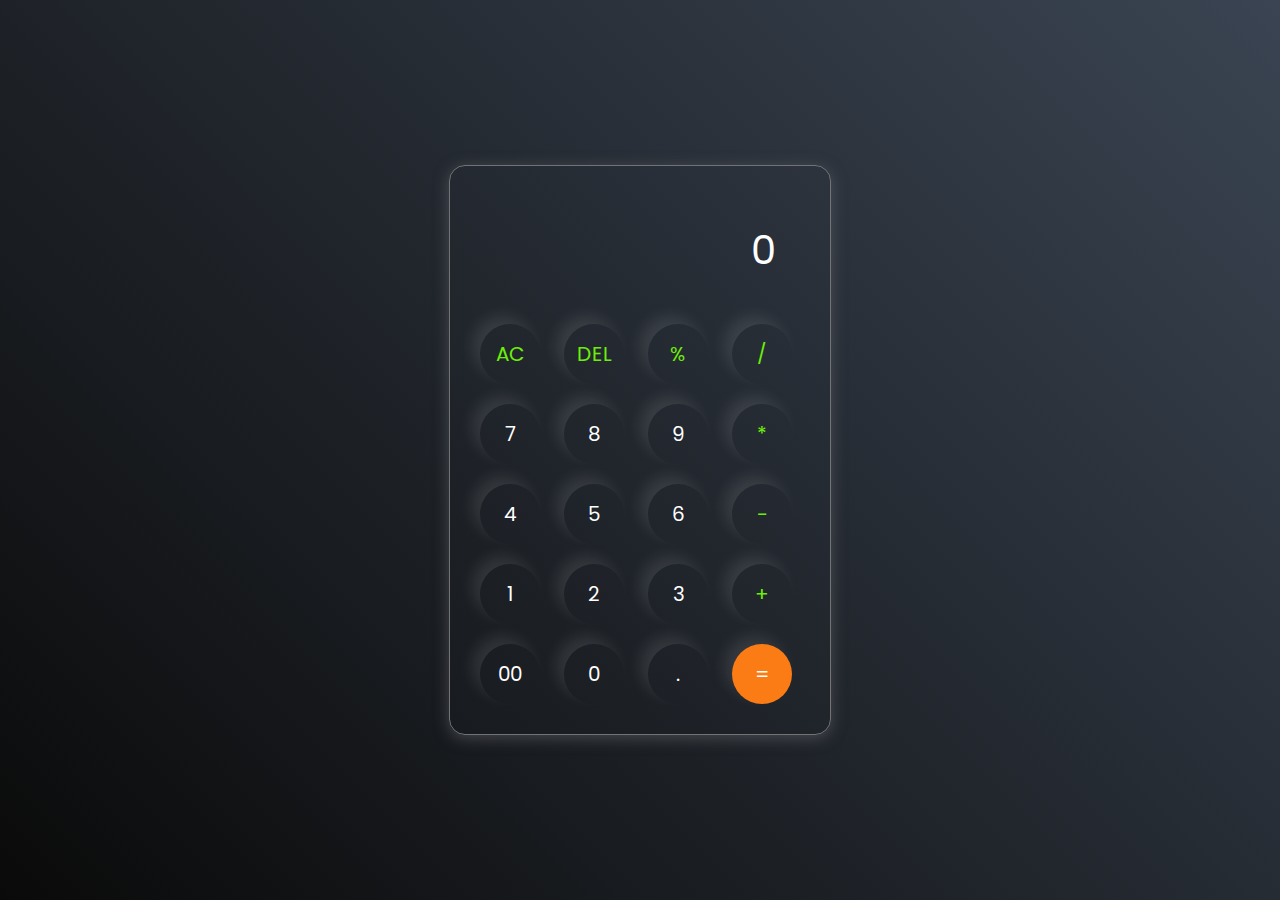
<file: Calculator/index.html>
<!DOCTYPE html>
<html lang="en">

<head>
    <meta charset="UTF-8" />
    <meta http-equiv="X-UA-Compatible" content="IE=edge" />
    <meta name="viewport" content="width=device-width, initial-scale=1.0" />
    <link rel="stylesheet" href="style.css" />
    <title>Calculator By Nilesh Dangi </title>
</head>

<body>
    <div class="container">
        <div class="calculator">
            <input type="text" id="inputBox" placeholder="0" />
            <div>
                <button class="button operator">AC</button>
                <button class="button operator">DEL</button>
                <button class="button operator">%</button>
                <button class="button operator">/</button>
            </div>
            <div>
                <button class="button">7</button>
                <button class="button">8</button>
                <button class="button">9</button>
                <button class="button operator">*</button>
            </div>
            <div>
                <button class="button">4</button>
                <button class="button">5</button>
                <button class="button">6</button>
                <button class="button operator">-</button>
            </div>
            <div>
                <button class="button">1</button>
                <button class="button">2</button>
                <button class="button">3</button>
                <button class="button operator">+</button>
            </div>

            <div>
                <button class="button">00</button>
                <button class="button">0</button>
                <button class="button">.</button>
                <button class="button equalBtn">=</button>
            </div>
        </div>
    </div>

    <script src="script.js"></script>
</body>

</html>
</file>
<file: Calculator/style.css>
@import url('https://fonts.googleapis.com/css2?family=Poppins:wght@500&display=swap');
* {
    margin: 0;
    padding: 0;
    box-sizing: border-box;
    font-family: 'Poppins', sans-serif;
}

body {
    width: 100%;
    height: 100vh;
    display: flex;
    justify-content: center;
    align-items: center;
    background: linear-gradient(45deg, #0a0a0a, #3a4452);
}

.calculator {
    border: 1px solid #717377;
    padding: 20px;
    border-radius: 16px;
    background: transparent;
    box-shadow: 0px 3px 15px rgba(113, 115, 119, 0.5);
}

input {
    width: 320px;
    border: none;
    padding: 24px;
    margin: 10px;
    background: transparent;
    box-shadow: 0px 3px 15px rgbs(84, 84, 84, 0.1);
    font-size: 40px;
    text-align: right;
    cursor: pointer;
    color: #ffffff;
}

input::placeholder {
    color: #ffffff;
}

button {
    border: none;
    width: 60px;
    height: 60px;
    margin: 10px;
    border-radius: 50%;
    background: transparent;
    color: #ffffff;
    font-size: 20px;
    box-shadow: -8px -8px 15px rgba(255, 255, 255, 0.1);
    cursor: pointer;
}

.equalBtn {
    background-color: #fb7c14;
}

.operator {
    color: #6dee0a;
}
</file>
